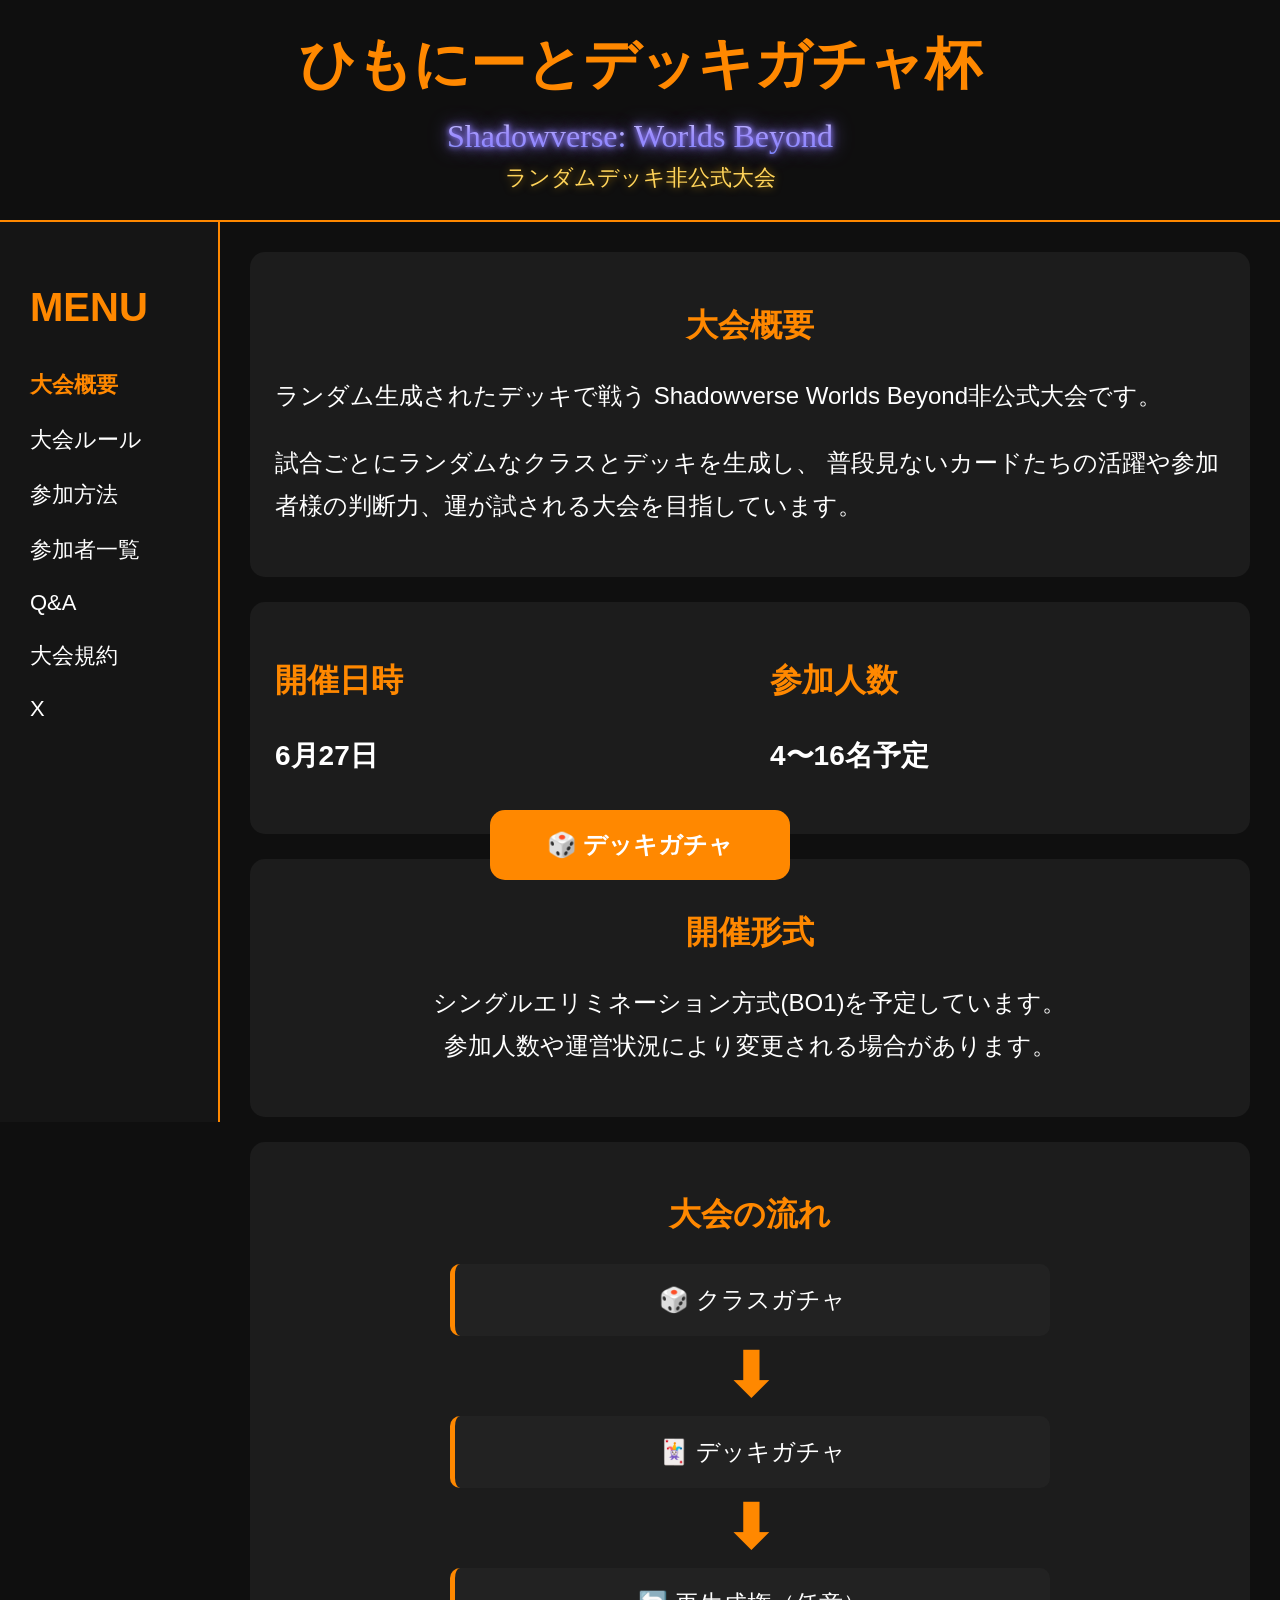
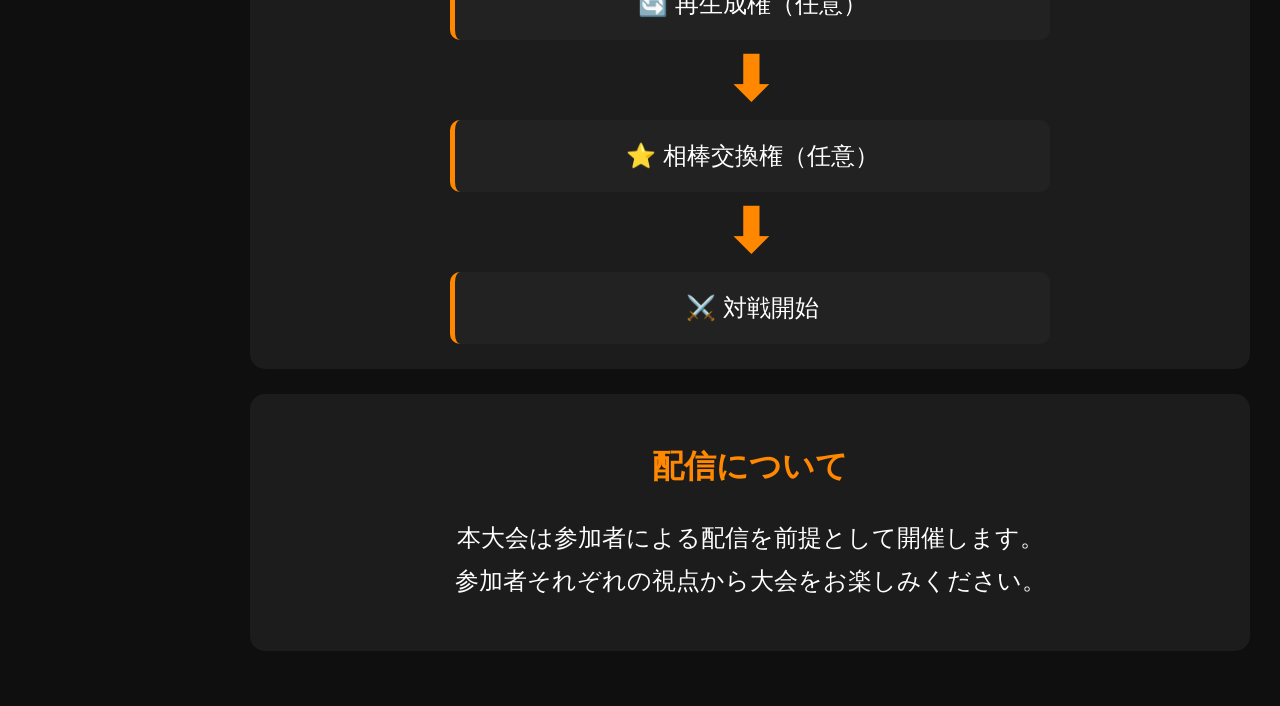
<file: index.html>
<!DOCTYPE html>
<html lang="ja">
<head>
    <meta charset="UTF-8">
    <meta name="viewport" content="width=device-width, initial-scale=1.0">
    <title>ひもにーとデッキガチャ杯</title>
    <link rel="stylesheet" href="style.css">
</head>

<body>

    <a href="deck-gacha/gacha.html" class="fixedGachaButton">
    🎲 デッキガチャ
</a>

<div class="wrapper">

    <header class="header">
        <h1>ひもにーとデッキガチャ杯</h1>

<div class="subTitle">

    <span class="swb">
        Shadowverse: Worlds Beyond
    </span>

    <span class="eventType">
        ランダムデッキ非公式大会
    </span>

</div>
    </header>

    <div class="main">

       <aside class="sidebar">

    <h2 class="menuTitle">MENU</h2>

    <a href="index.html" class="active">
        大会概要
    </a>

    <a href="rules.html">
        大会ルール
    </a>

    <a href="entry.html">
        参加方法
    </a>

     <a href="player.html">
        参加者一覧
    </a>

    <a href="qa.html">
        Q&A
    </a>

    <a href="terms.html">
        大会規約
    </a>

     <a href="https://x.com/Him0_Neet">
         X
    </a>

</aside>

        <section class="content">

            <div class="card" id="overview">

                <h2>大会概要</h2>

                <p>
                    ランダム生成されたデッキで戦う
                    Shadowverse Worlds Beyond非公式大会です。
                </p>

                <p>
                    試合ごとにランダムなクラスとデッキを生成し、
                    普段見ないカードたちの活躍や参加者様の判断力、運が試される大会を目指しています。
                </p>

            </div>

            <div class="card">

    <div class="infoGrid">

        <div class="infoItem">

            <h3>開催日時</h3>

            <p>6月27日</p>

        </div>

        <div class="infoItem">

            <h3>参加人数</h3>

            <p>4〜16名予定</p>

        </div>

    </div>

</div>

<div class="card">

    <h2>開催形式</h2>

    <p  class="centerText" >
        シングルエリミネーション方式(BO1)を予定しています。<br>
        参加人数や運営状況により変更される場合があります。
    </p>

</div>

<div class="card">

    <h2>大会の流れ</h2>

    <div class="flow">

        <div class="flowStep">
            🎲 クラスガチャ
        </div>

        <div class="arrow">⬇</div>

        <div class="flowStep">
            🃏 デッキガチャ
        </div>

        <div class="arrow">⬇</div>

        <div class="flowStep">
            🔄 再生成権（任意）
        </div>

        <div class="arrow">⬇</div>

        <div class="flowStep">
            ⭐ 相棒交換権（任意）
        </div>

        <div class="arrow">⬇</div>

        <div class="flowStep">
            ⚔️ 対戦開始
        </div>

    </div>

</div>

<div class="card">

    <h2>配信について</h2>

    <p  class="centerText" >
        本大会は参加者による配信を前提として開催します。<br>
        参加者それぞれの視点から大会をお楽しみください。
    </p>

</div>

        </section>

    </div>

</div>


</body>
</html>
</file>
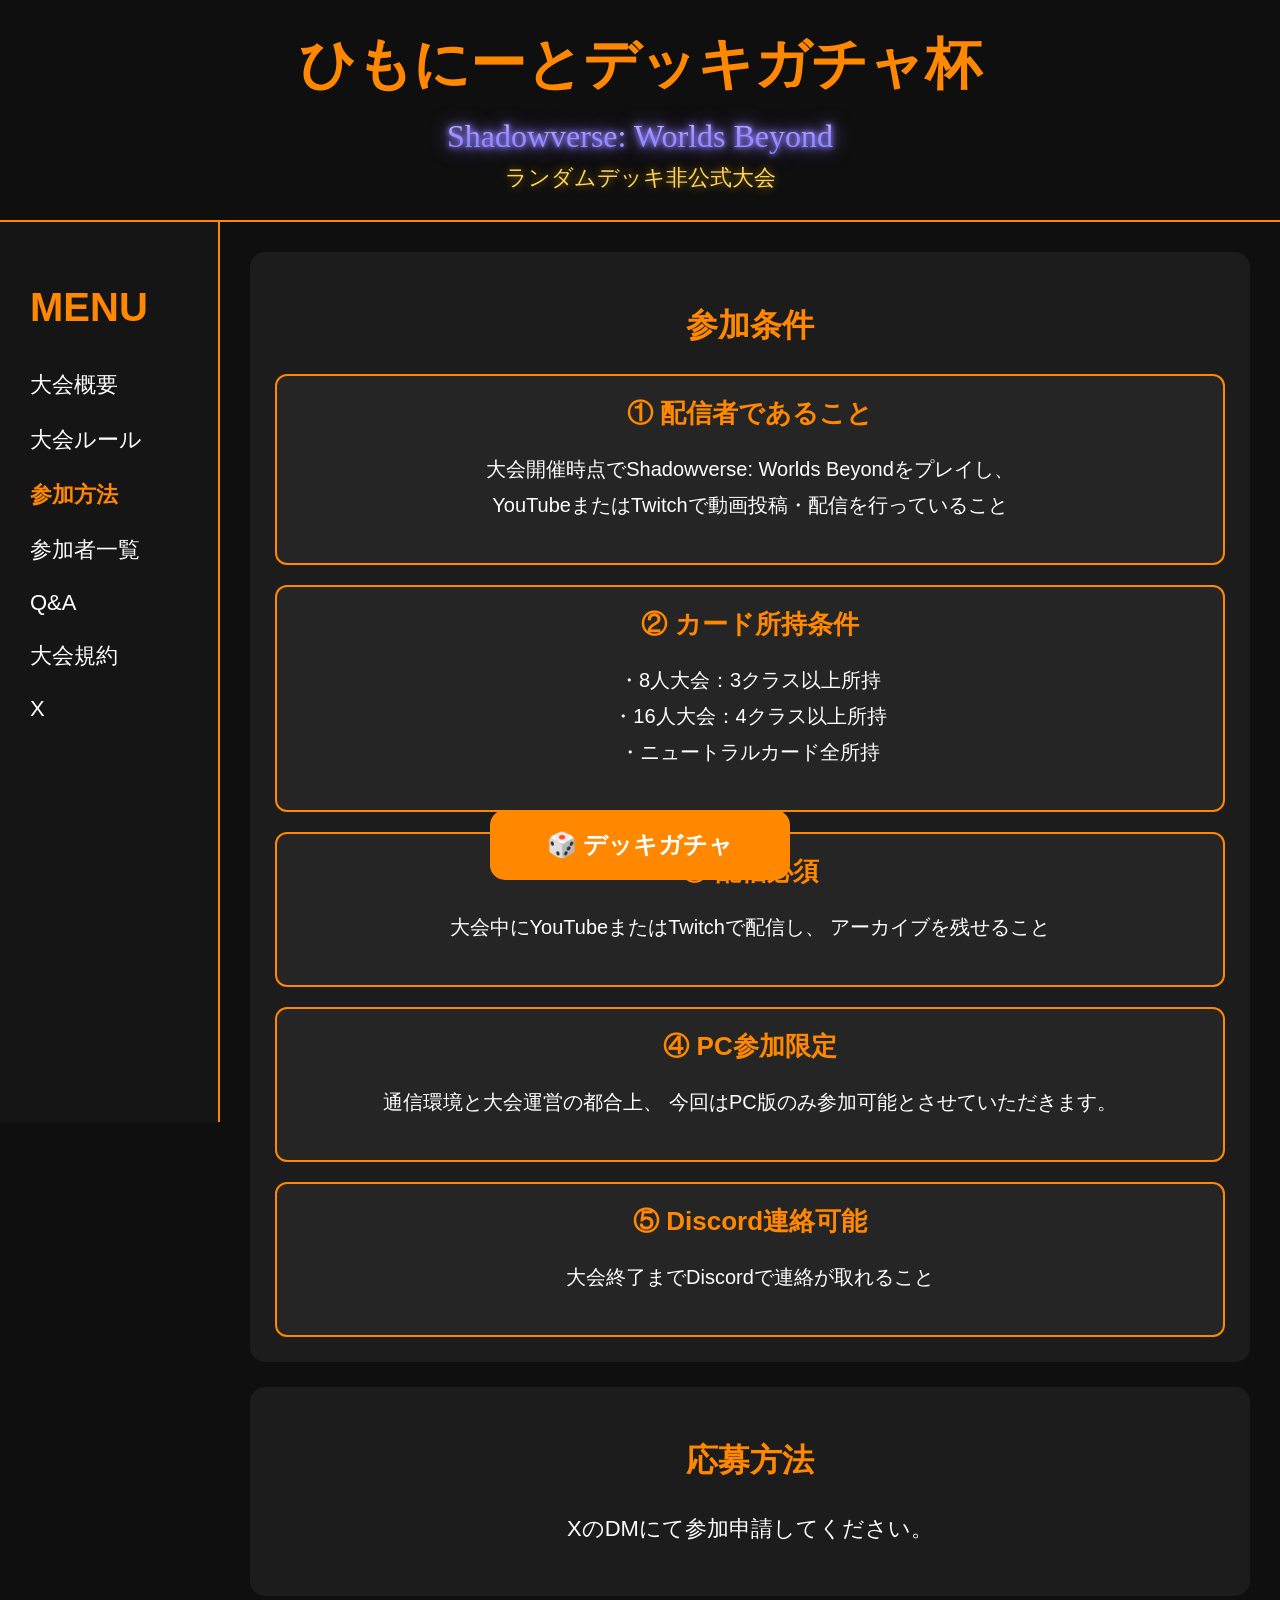
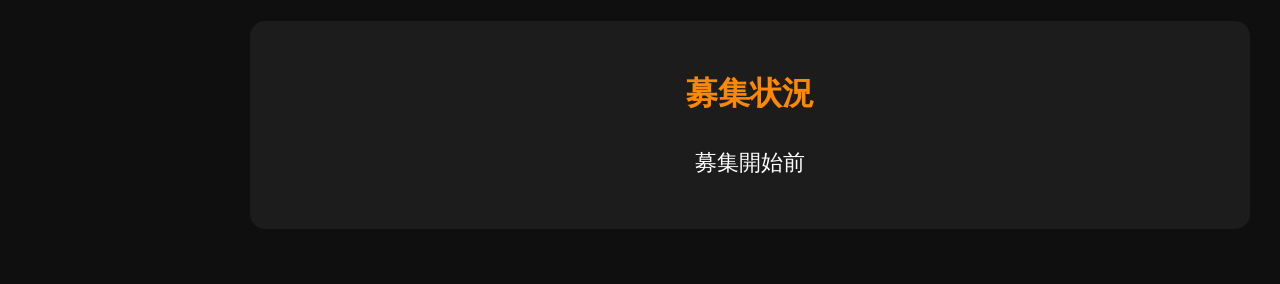
<file: entry.html>
<!DOCTYPE html>
<html lang="ja">
<head>
    <meta charset="UTF-8">
    <meta name="viewport" content="width=device-width, initial-scale=1.0">
    <title>ひもにーとデッキガチャ杯</title>
    <link rel="stylesheet" href="style.css">
</head>

<body>

    <a href="deck-gacha/gacha.html" class="fixedGachaButton">
    🎲 デッキガチャ
</a>

<div class="wrapper">

    <header class="header">
        <h1>ひもにーとデッキガチャ杯</h1>

<div class="subTitle">

    <span class="swb">
        Shadowverse: Worlds Beyond
    </span>

    <span class="eventType">
        ランダムデッキ非公式大会
    </span>

</div>
    </header>

    <div class="main">

       <aside class="sidebar">

    <h2 class="menuTitle">MENU</h2>

    <a href="index.html">
        大会概要
    </a>

    <a href="rules.html">
        大会ルール
    </a>

    <a href="entry.html" class="active">
        参加方法
    </a>

    <a href="player.html">
        参加者一覧
    </a>

    <a href="qa.html">
        Q&A
    </a>

    <a href="terms.html">
        大会規約
    </a>

    <a href="https://x.com/Him0_Neet">
         X
    </a>

</aside>

        <section class="content">

            <div class="card">

    <h2>参加条件</h2>

    <div class="conditionBox">

        <div class="conditionTitle">
            ① 配信者であること
        </div>

        <p>
            大会開催時点でShadowverse: Worlds Beyondをプレイし、<br>
            YouTubeまたはTwitchで動画投稿・配信を行っていること
        </p>

    </div>

    <div class="conditionBox">

        <div class="conditionTitle">
            ② カード所持条件
        </div>

        <p>
            ・8人大会：3クラス以上所持<br>
            ・16人大会：4クラス以上所持<br>
            ・ニュートラルカード全所持
        </p>

    </div>

    <div class="conditionBox">

        <div class="conditionTitle">
            ③ 配信必須
        </div>

        <p>
            大会中にYouTubeまたはTwitchで配信し、
            アーカイブを残せること
        </p>

    </div>

    <div class="conditionBox">

        <div class="conditionTitle">
            ④ PC参加限定
        </div>

        <p>
            通信環境と大会運営の都合上、
            今回はPC版のみ参加可能とさせていただきます。
        </p>

    </div>

    <div class="conditionBox">

        <div class="conditionTitle">
            ⑤ Discord連絡可能
        </div>

        <p>
            大会終了までDiscordで連絡が取れること
        </p>

    </div>

</div>

             <div class="entryCard">

        <h2>応募方法</h2>

        <p>
            XのDMにて参加申請してください。
        </p>

    </div>

    <div class="entryCard">

        <h2>募集状況</h2>

        <p>
            募集開始前
        </p>

    </div>

</section>

    </div>

</div>


</body>
</html>
</file>
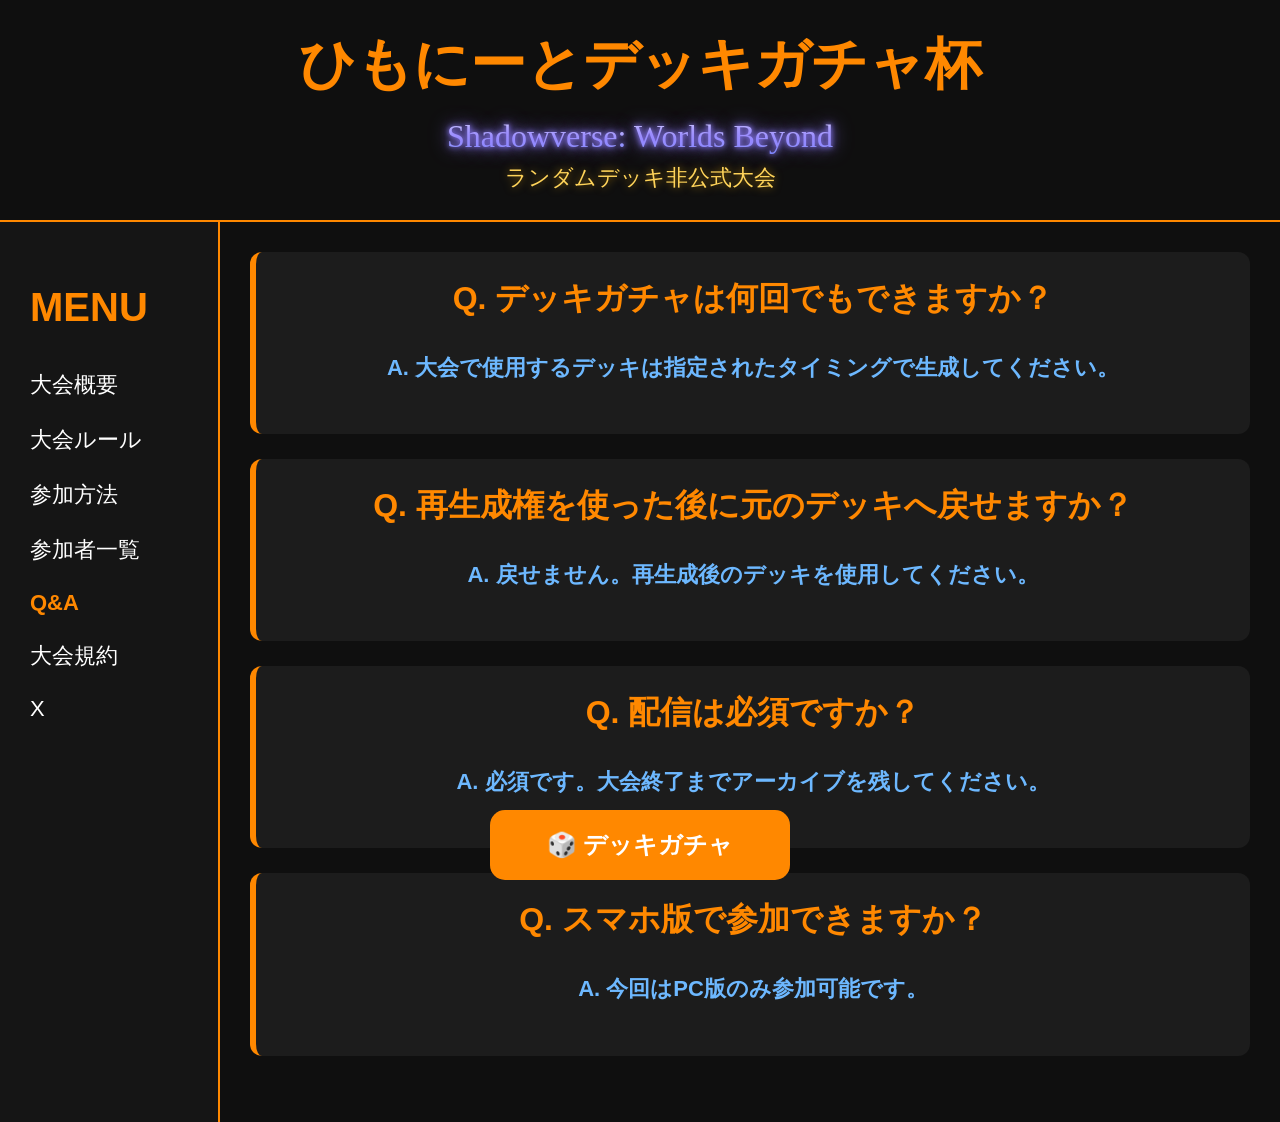
<file: qa.html>
<!DOCTYPE html>
<html lang="ja">
<head>
    <meta charset="UTF-8">
    <meta name="viewport" content="width=device-width, initial-scale=1.0">
    <title>ひもにーとデッキガチャ杯</title>
    <link rel="stylesheet" href="style.css">
</head>

<body>

    <a href="deck-gacha/gacha.html" class="fixedGachaButton">
    🎲 デッキガチャ
</a>

<div class="wrapper">

    <header class="header">
        <h1>ひもにーとデッキガチャ杯</h1>

<div class="subTitle">

    <span class="swb">
        Shadowverse: Worlds Beyond
    </span>

    <span class="eventType">
        ランダムデッキ非公式大会
    </span>

</div>
    </header>

    <div class="main">

       <aside class="sidebar">

    <h2 class="menuTitle">MENU</h2>

    <a href="index.html">
        大会概要
    </a>

    <a href="rules.html">
        大会ルール
    </a>

    <a href="entry.html">
        参加方法
    </a>

     <a href="player.html">
        参加者一覧
    </a>

    <a href="qa.html" class="active">
        Q&A
    </a>

    <a href="terms.html">
        大会規約
    </a>

     <a href="https://x.com/Him0_Neet">
         X  
    </a>

</aside>

<section class="content">

    <div class="ruleCard">

        <h2>Q. デッキガチャは何回でもできますか？</h2>

        <p class="answer">
            A. 大会で使用するデッキは指定されたタイミングで生成してください。
        </p>

    </div>

    <div class="ruleCard">

        <h2>Q. 再生成権を使った後に元のデッキへ戻せますか？</h2>

        <p class="answer">
            A. 戻せません。再生成後のデッキを使用してください。
        </p>

    </div>

    <div class="ruleCard">

        <h2>Q. 配信は必須ですか？</h2>

        <p class="answer">
            A. 必須です。大会終了までアーカイブを残してください。
        </p>

    </div>

    <div class="ruleCard">

        <h2>Q. スマホ版で参加できますか？</h2>

        <p class="answer">
            A. 今回はPC版のみ参加可能です。
        </p>

    </div>

</section>
</file>
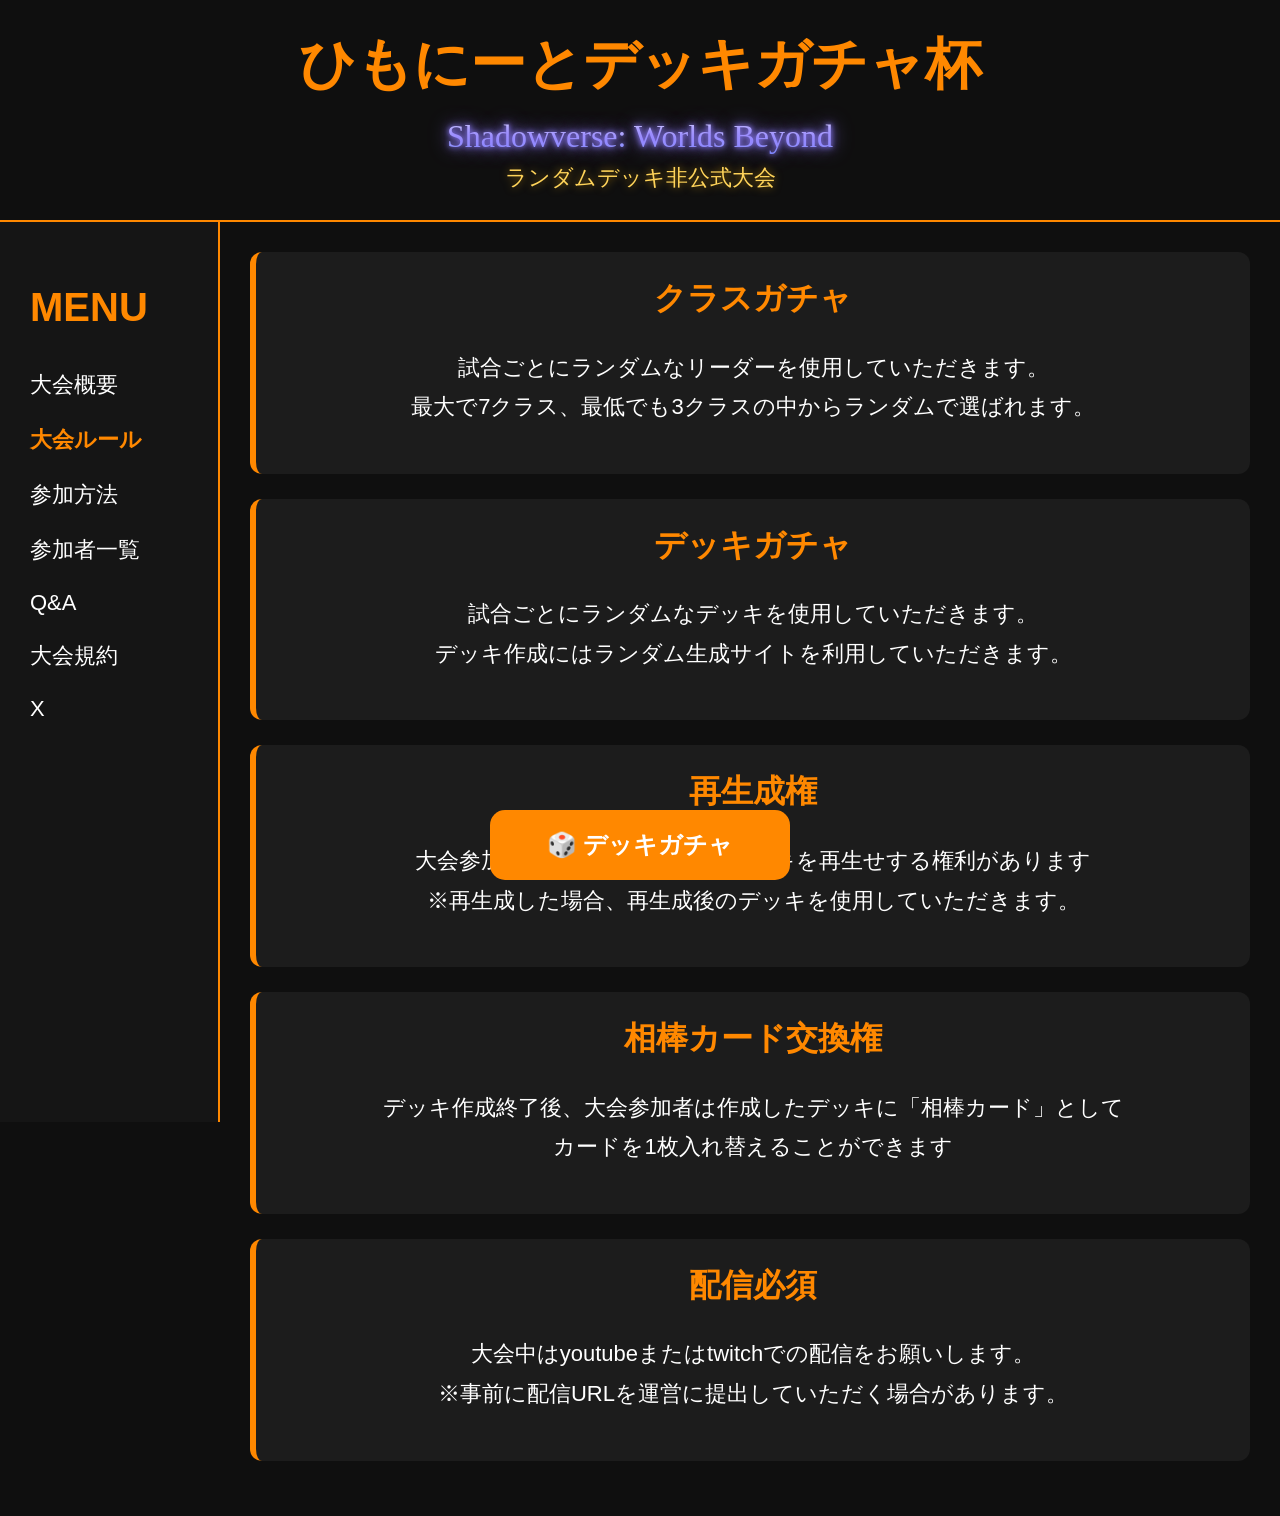
<file: rules.html>
<!DOCTYPE html>
<html lang="ja">
<head>
    <meta charset="UTF-8">
    <meta name="viewport" content="width=device-width, initial-scale=1.0">
    <title>ひもにーとデッキガチャ杯</title>
    <link rel="stylesheet" href="style.css">
</head>

<body>

<a href="deck-gacha/gacha.html" class="fixedGachaButton">
    🎲 デッキガチャ
</a>

<div class="wrapper">

    <header class="header">

        <h1>ひもにーとデッキガチャ杯</h1>

        <div class="subTitle">

            <span class="swb">
                Shadowverse: Worlds Beyond
            </span>

            <span class="eventType">
                ランダムデッキ非公式大会
            </span>

        </div>

    </header>

    <div class="main">

        <aside class="sidebar">

            <h2 class="menuTitle">MENU</h2>

            <a href="index.html">
                大会概要
            </a>

            <a href="rules.html" class="active">
                大会ルール
            </a>

            <a href="entry.html">
                参加方法
            </a>

             <a href="player.html">
        参加者一覧
            </a>

            <a href="qa.html">
                Q&A
            </a>
            <a href="terms.html">
                大会規約
            </a>

            <a href="https://x.com/Him0_Neet">
                 X
            </a>

        </aside>

        <section class="content">

            <div class="ruleCard">

                <h2> クラスガチャ</h2>

                <p>
                    試合ごとにランダムなリーダーを使用していただきます。<br>
                    最大で7クラス、最低でも3クラスの中からランダムで選ばれます。
                </p>

            </div>

            <div class="ruleCard">

                <h2> デッキガチャ</h2>

                <p>
                    試合ごとにランダムなデッキを使用していただきます。<br>
                    デッキ作成にはランダム生成サイトを利用していただきます。
                </p>

            </div>

            <div class="ruleCard">

                <h2> 再生成権</h2>

                <p>
                    大会参加者は各試合に一度だけデッキを再生せする権利があります<br>
                    ※再生成した場合、再生成後のデッキを使用していただきます。
                </p>

            </div>

            <div class="ruleCard">

                <h2> 相棒カード交換権</h2>

                <p>
                    デッキ作成終了後、大会参加者は作成したデッキに「相棒カード」として<br>
                    カードを1枚入れ替えることができます
                </p>

            </div>

            <div class="ruleCard">

                <h2> 配信必須</h2>

                <p>
                    大会中はyoutubeまたはtwitchでの配信をお願いします。<br>
                    ※事前に配信URLを運営に提出していただく場合があります。
                </p>

            </div>

        </section>

    </div>

</div>

</body>
</html>
</file>
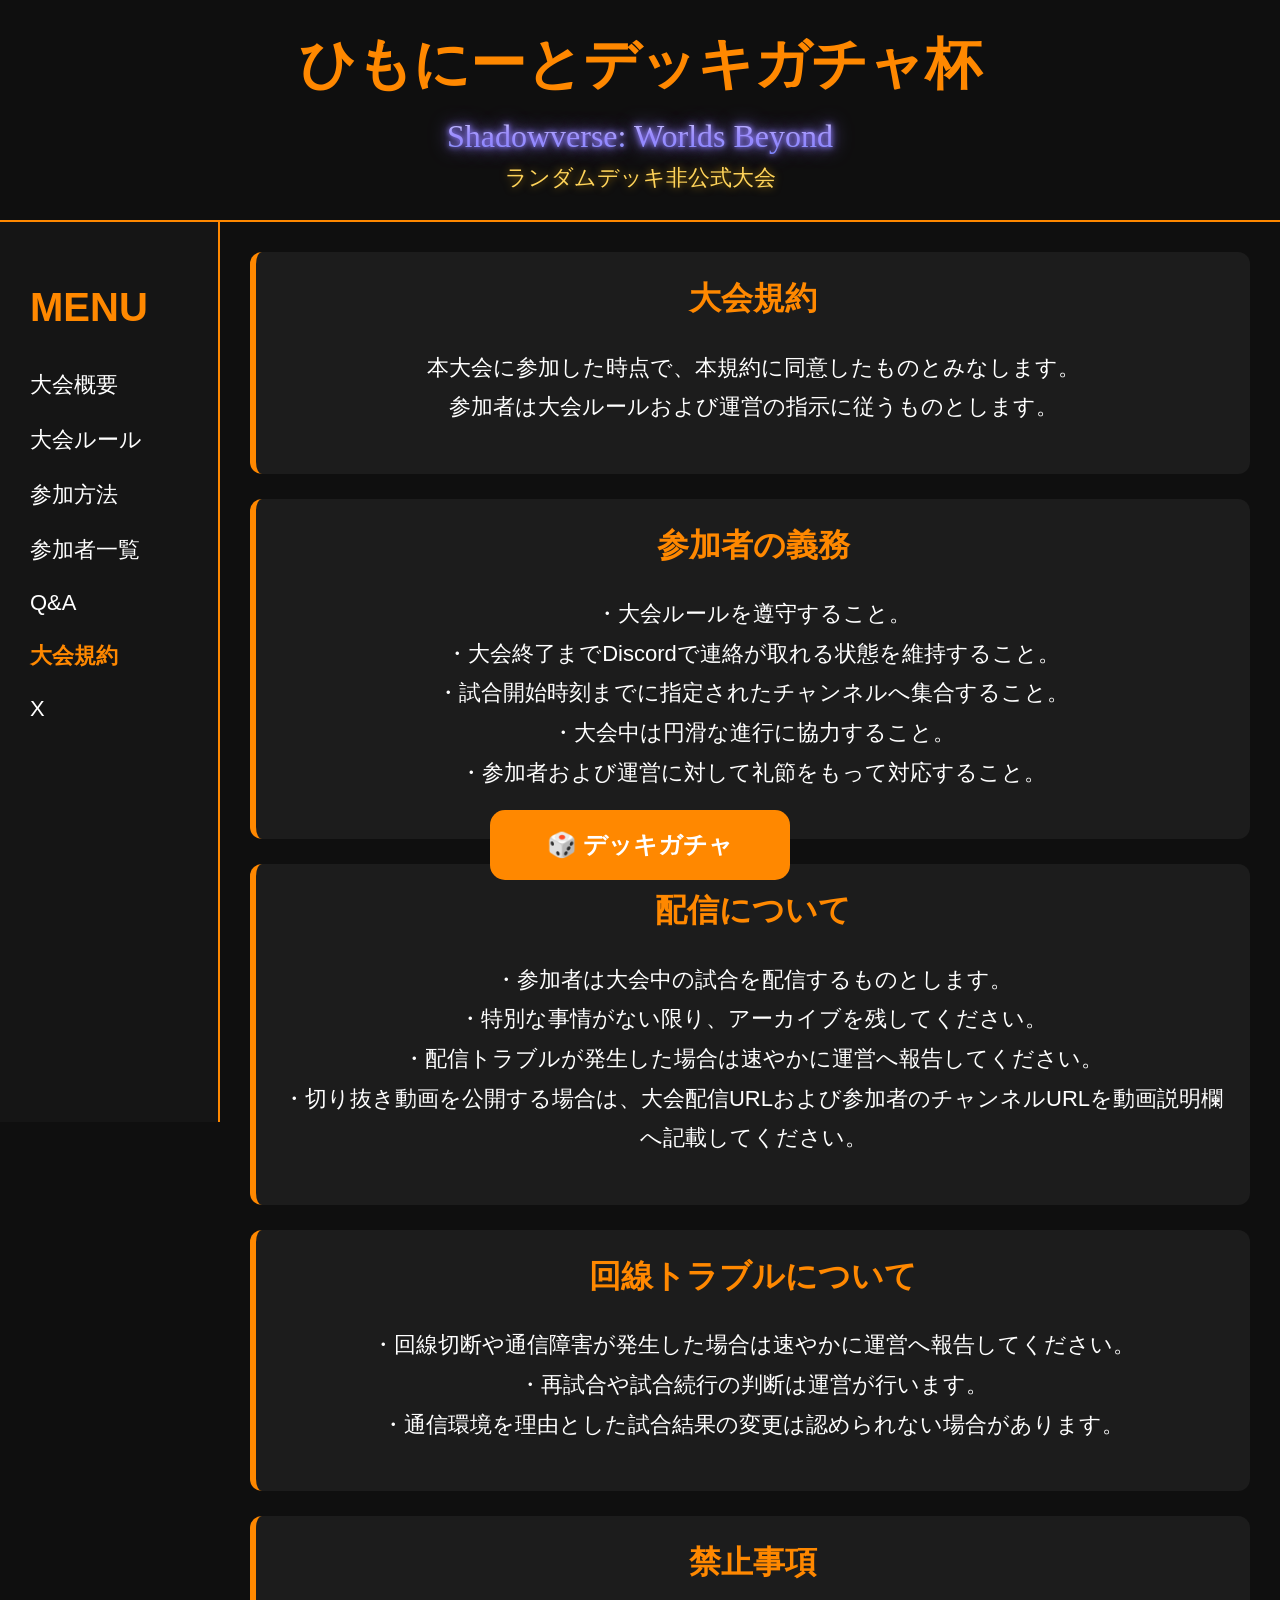
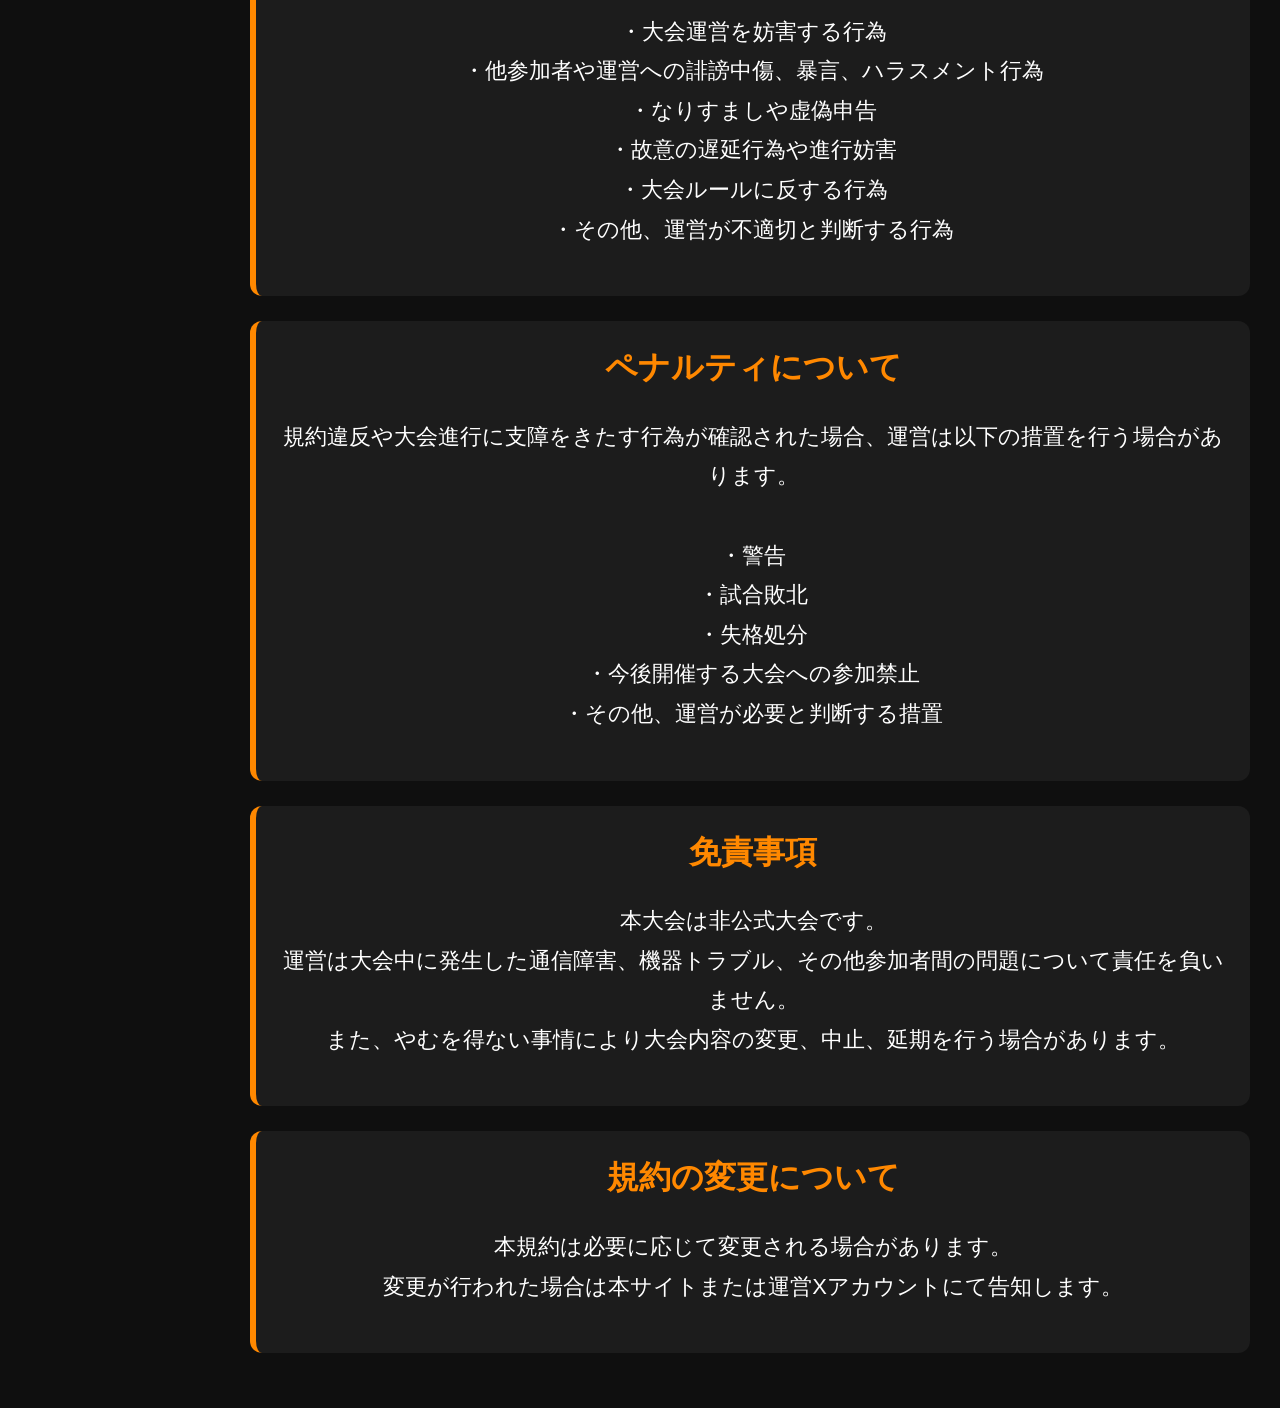
<file: terms.html>
<!DOCTYPE html>
<html lang="ja">
<head>
    <meta charset="UTF-8">
    <meta name="viewport" content="width=device-width, initial-scale=1.0">
    <title>ひもにーとデッキガチャ杯</title>
    <link rel="stylesheet" href="style.css">
</head>

<body>

    <a href="deck-gacha/gacha.html" class="fixedGachaButton">
    🎲 デッキガチャ
</a>

<div class="wrapper">

    <header class="header">
        <h1>ひもにーとデッキガチャ杯</h1>

<div class="subTitle">

    <span class="swb">
        Shadowverse: Worlds Beyond
    </span>

    <span class="eventType">
        ランダムデッキ非公式大会
    </span>

</div>
    </header>

    <div class="main">

       <aside class="sidebar">

    <h2 class="menuTitle">MENU</h2>

    <a href="index.html">
        大会概要
    </a>

    <a href="rules.html">
        大会ルール
    </a>

    <a href="entry.html">
        参加方法
    </a>

    <a href="player.html">
        参加者一覧
    </a>

    <a href="qa.html">
        Q&A
    </a>

    <a href="terms.html" class="active">
        大会規約
    </a>

    <a href="https://x.com/Him0_Neet">
        X
    </a>

</aside>

<section class="content">

            <div class="ruleCard">

                <h2> 大会規約</h2>

                <p>
                    本大会に参加した時点で、本規約に同意したものとみなします。<br>
                    参加者は大会ルールおよび運営の指示に従うものとします。
                </p>

            </div>

            <div class="ruleCard">

                <h2> 参加者の義務 </h2>

                <p>
                    ・大会ルールを遵守すること。<br>
                    ・大会終了までDiscordで連絡が取れる状態を維持すること。<br>
                    ・試合開始時刻までに指定されたチャンネルへ集合すること。<br>
                    ・大会中は円滑な進行に協力すること。<br>
                    ・参加者および運営に対して礼節をもって対応すること。
                </p>

            </div>

            <div class="ruleCard">

                <h2> 配信について</h2>

                <p>
                    ・参加者は大会中の試合を配信するものとします。<br>
                    ・特別な事情がない限り、アーカイブを残してください。<br>
                    ・配信トラブルが発生した場合は速やかに運営へ報告してください。<br>
                    ・切り抜き動画を公開する場合は、大会配信URLおよび参加者のチャンネルURLを動画説明欄へ記載してください。
                </p>

            </div>

            <div class="ruleCard">

                <h2> 回線トラブルについて</h2>

                <p>
                    ・回線切断や通信障害が発生した場合は速やかに運営へ報告してください。<br>
                    ・再試合や試合続行の判断は運営が行います。<br>
                    ・通信環境を理由とした試合結果の変更は認められない場合があります。
                </p>

            </div>

            <div class="ruleCard">

                <h2> 禁止事項</h2>

                <p>
                    ・大会運営を妨害する行為<br>
                    ・他参加者や運営への誹謗中傷、暴言、ハラスメント行為<br>
                    ・なりすましや虚偽申告<br>
                    ・故意の遅延行為や進行妨害<br>
                    ・大会ルールに反する行為<br>
                    ・その他、運営が不適切と判断する行為
                </p>

            </div>

            <div class="ruleCard">

                <h2> ペナルティについて</h2>

                <p>
                    規約違反や大会進行に支障をきたす行為が確認された場合、運営は以下の措置を行う場合があります。<br><br>

                    ・警告<br>
                    ・試合敗北<br>
                    ・失格処分<br>
                    ・今後開催する大会への参加禁止<br>
                    ・その他、運営が必要と判断する措置
                </p>

            </div>

<div class="ruleCard">

                <h2> 免責事項</h2>

                <p>
                    本大会は非公式大会です。<br>
                    運営は大会中に発生した通信障害、機器トラブル、その他参加者間の問題について責任を負いません。<br>
                    また、やむを得ない事情により大会内容の変更、中止、延期を行う場合があります。
                </p>

            </div>

            <div class="ruleCard">

                <h2> 規約の変更について</h2>

                <p>
                    本規約は必要に応じて変更される場合があります。<br>
                    変更が行われた場合は本サイトまたは運営Xアカウントにて告知します。
                </p>

            </div>

        </section>

    </div>

</div>

</body>
</html>
</file>
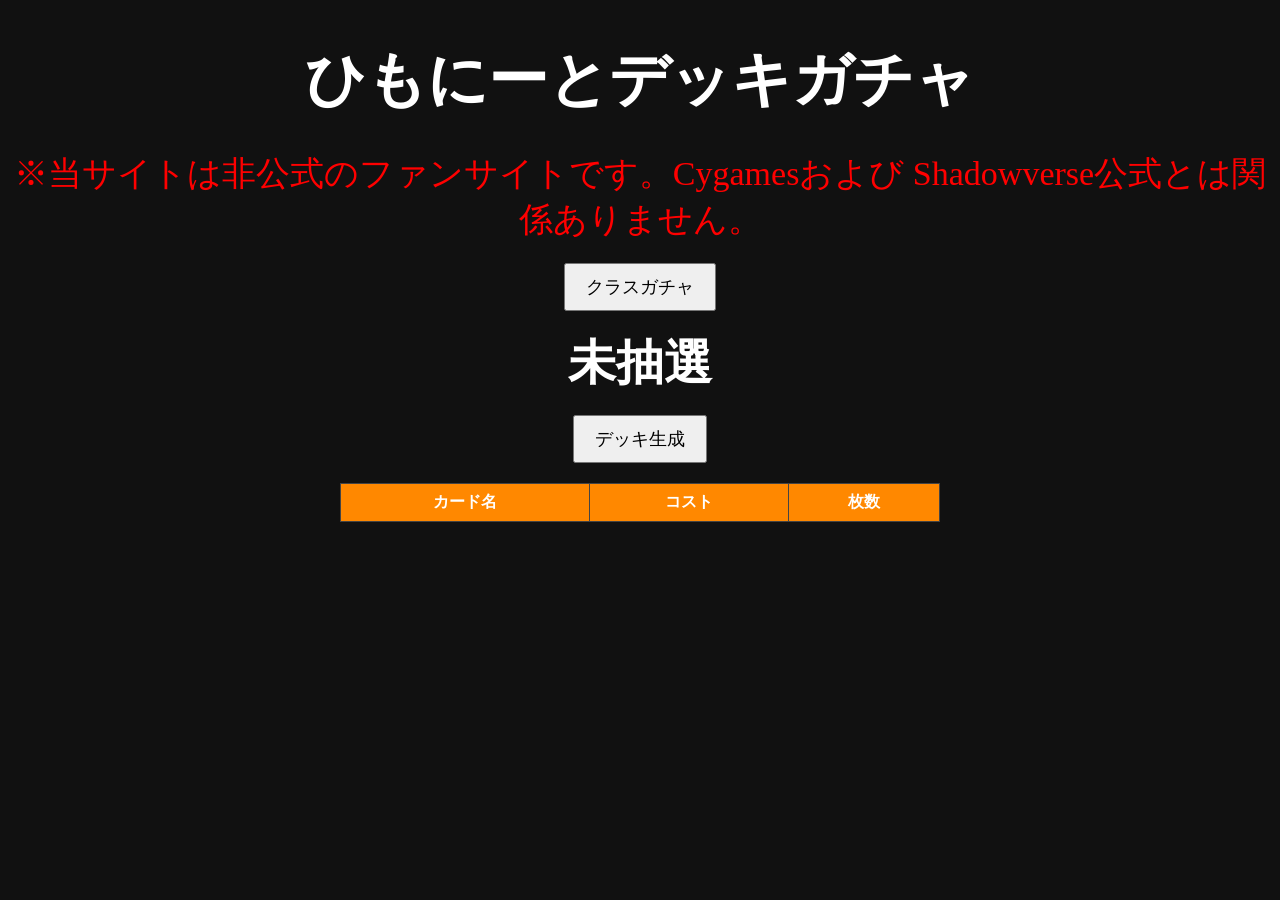
<file: deck-gacha/gacha.html>
<!DOCTYPE html>
<html lang="ja">
<head>
    <meta charset="UTF-8">
    <title>ひもにーとデッキガチャ</title>
    <link rel="stylesheet" href="style.css">
</head>
<body>

    <h1>ひもにーとデッキガチャ</h1>

<p class="notice">
    ※当サイトは非公式のファンサイトです。Cygamesおよび
    Shadowverse公式とは関係ありません。
</p>
    
    <button id="classGachaBtn">
    クラスガチャ
    </button>

<h2 id="selectedClass">
    未抽選
</h2>

    <button id="generateBtn">
        デッキ生成
    </button>

    <table id="deckTable">
    <thead>
        <tr>
            <th>カード名</th>
            <th>コスト</th>
            <th>枚数</th>
        </tr>
    </thead>
    <tbody id="deckList">
    </tbody>
</table>

    <script src="script.js"></script>

</body>
</html>
</file>
<file: style.css>
.wrapper{

    width:100%;

    min-height:100vh;
}

.header{

    height:220px;

    display:flex;

    flex-direction:column;

    justify-content:center;

    align-items:center;

    border-bottom:2px solid #ff8800;
}

.header h1{

    color:#ff8800;

    font-size:56px;

    margin:0;
}

.main{

    display:flex;

    min-height:
        calc(100vh - 140px);
}

.sidebar{

    width:220px;

    border-right:
        2px solid #ff8800;

    padding:30px;

    box-sizing:border-box;
}

.sidebar a{

    display:block;

    color:white;

    text-decoration:none;

    margin-bottom:25px;

    font-size:22px;
}

.sidebar a:hover{

    color:#ff8800;
}

.content{

    flex:1;

    padding:30px;
}

.card{

    background:#1c1c1c;

    border-radius:15px;

    padding:25px;

    margin-bottom:25px;
}

.card h2{

    color:#ff8800;

    font-size:32px;

    text-align:center;
}
.sidebar{

    width:220px;

    border-right:
        2px solid #ff8800;

    padding:30px;

    box-sizing:border-box;

    position:sticky;

    top:0;

    height:100vh;

    background:#151515;
    
}

body {
    margin:0;
    background:#0f0f0f;
    color:white;
    font-family:"Yu Gothic", sans-serif;
}
.gachaButton{

    background:#ff8800;

    color:white !important;

    text-align:center;

    padding:15px;

    border-radius:10px;

    font-weight:bold;

    transition:0.2s;
}

.gachaButton:hover{

    transform:scale(1.05);

    color:white !important;
}
.fixedGachaButton{

    position:fixed;

    bottom:20px;

    left:50%;

    transform:translateX(-50%);

    width:300px;

    height:70px;

    display:flex;

    justify-content:center;

    align-items:center;

    background:#ff8800;

    color:white;

    text-decoration:none;

    border-radius:15px;

    font-size:24px;

    font-weight:bold;

    z-index:9999;
}
.card p{

    font-size:24px;

    line-height:1.8;
}
.card h2{

    color:#ff8800;

    font-size:32px;
}
.infoGrid{

    display:flex;

    gap:40px;
}

.infoItem{

    flex:1;
}

.infoItem h3{

    color:#ff8800;

    font-size:32px;

    margin-bottom:20px;
}

.infoItem p{

    font-size:28px;

    font-weight:bold;
}
.subTitle{

    text-align:center;

    margin-top:15px;
}

.swb{

    display:block;

    font-size:32px;

    font-family:
        "Yu Mincho",
        "Hiragino Mincho ProN",
        serif;

    background:linear-gradient(
        to bottom,
        #ffffff,
        #b9b8ff,
        #6f8cff
    );

    background-clip:text;

    -webkit-background-clip:text;

    -webkit-text-fill-color:transparent;

    text-shadow:
        0 0 5px #8f7cff,
        0 0 10px #8f7cff,
        0 0 20px #8f7cff;
}

.eventType{

    display:block;

    margin-top:8px;

    font-size:22px;

    color:#ffd45a;

    font-family:
        "Yu Mincho",
        serif;

    text-shadow:
        0 0 8px rgba(255,180,0,0.6);
}
.menuTitle{

    color:#ff8800;

    font-size:40px;

    margin-bottom:40px;
}
.active{

    color:#ff8800 !important;

    font-weight:bold;
}

.ruleList{

    font-size:24px;

    line-height:2;
}
.ruleCard{

    background:#1c1c1c;

    border-left:6px solid #ff8800;

    border-radius:12px;

    padding:25px;

    margin-bottom:25px;
}

.ruleCard h2{

    color:#ff8800;

    margin-top:0;

    font-size:32px;

    text-align:center;
}

.ruleCard p{

    font-size:22px;

    line-height:1.8;

    text-align:center;
}
.flow{

    display:flex;

    flex-direction:column;

    align-items:center;

    gap:10px;
}

.flowStep{

    width:100%;

    max-width:600px;

    background:#222;

    border-left:5px solid #ff8800;

    border-radius:10px;

    padding:20px;

    box-sizing:border-box;

    font-size:24px;

    text-align:center;
}

.arrow{

    font-size:60px;

    font-weight:bold;

    color:#ff8800;

    line-height:1;
}
.flow{

    width:100%;

    max-width:700px;

    margin:0 auto;
}
.entryButton{

    display:inline-block;

    margin-top:20px;

    padding:15px 40px;

    background:#ff8800;

    color:white;

    text-decoration:none;

    border-radius:10px;

    font-size:24px;

    font-weight:bold;

    transition:0.2s;
}

.entryButton:hover{

    transform:scale(1.05);
}
.entryCard h2{

    text-align:center;
}

.entryCard p{

    text-align:center;

    font-size:22px;

    line-height:1.8;
}
.entryCard{

    background:#1c1c1c;

    border-radius:15px;

    padding:25px;

    margin-bottom:25px;
}

.entryCard h2{

    color:#ff8800;

    font-size:32px;

    text-align:center;
}

.entryCard p{

    font-size:22px;

    line-height:1.8;

    text-align:center;
}
.number{

    font-size:30px;

    font-weight:bold;

    color:#ff8800;
}
.conditionBox{

    background:#252525;

    border:2px solid #ff8800;

    border-radius:12px;

    padding:20px;

    margin-top:20px;
}

.conditionTitle{

    color:#ff8800;

    font-size:26px;

    font-weight:bold;

    margin-bottom:15px;

    text-align:center;
}

.conditionBox p{

    text-align:center;

    font-size:20px;

    line-height:1.8;
}
.answer{

    color:#6db8ff;

    font-weight:bold;

    font-size:22px;
}
.centerText{

    text-align:center;
}
.playerGrid{

    display:grid;

    grid-template-columns:1fr 1fr;

    gap:20px;

    width:100%;
}

.playerCard{

    background:#252525;

    border:2px solid #ff8800;

    border-radius:12px;

    padding:20px;

    display:flex;

    align-items:center;

    gap:20px;

    box-sizing:border-box;
}

.playerIcon{

    width:80px;

    height:80px;

    border-radius:50%;

    object-fit:cover;

    border:2px solid #ff8800;
}

.playerInfo{

    display:flex;

    flex-direction:column;

    gap:10px;
}

.playerInfo h4{

    margin:0;

    color:#ff8800;

    font-size:28px;
}

.playerCard img{

    width:120px;

    height:120px;

    border-radius:50%;

    object-fit:cover;

    border:3px solid #ff8800;
}

.playerCard h3{

    margin-top:15px;

    margin-bottom:10px;

    color:#ff8800;

    font-size:28px;
}

.playerCard p{

    margin-bottom:15px;

    font-size:20px;
}

.playerCard a{

    display:inline-block;

    background:#ff8800;

    color:white;

    text-decoration:none;

    padding:10px 20px;

    border-radius:8px;

    font-weight:bold;
}

.playerCard a:hover{

    transform:scale(1.05);
}
.playerSectionTitle{

    color:#ff8800;

    font-size:32px;

    margin-top:40px;

    margin-bottom:20px;

    padding-bottom:10px;

    border-bottom:2px solid #ff8800;
}
@media screen and (max-width: 768px){

    .main{
        flex-direction:column;
    }

    .sidebar{
        width:100%;
        height:auto;
        position:static;
        border-right:none;
        border-bottom:2px solid #ff8800;
    }

    .content{
        width:100%;
        box-sizing:border-box;
    }

    .header h1{
        font-size:40px;
    }

    .swb{
        font-size:22px;
    }

    .fixedGachaButton{
        width:80%;
        height:60px;
        font-size:22px;
    }

    .playerGrid{
        grid-template-columns:1fr;
    }
}
</file>
<file: deck-gacha/style.css>
body{
    background:#1a1a1a;
    color:white;
    font-family:sans-serif;
    text-align:center;
}

button{
    padding:10px 20px;
    font-size:18px;
    cursor:pointer;
}

table{
    margin: 20px auto;
    border-collapse: collapse;
    width: 600px;
}

th, td{
    border: 1px solid #444;
    padding: 8px;
}

th{
    background: #ff8800;
    color: white;
}

td{
    background: #222;
}
#selectedClass{
    font-size: 48px;
    font-weight: bold;
    text-align: center;
    margin: 20px 0;
    transition: all 0.3s ease;
}

/* エルフ */
.elf{
    color: #4CAF50;
    text-shadow: 0 0 20px #4CAF50;
}

/* ロイヤル */
.royal{
    color: #FFD700;
    text-shadow: 0 0 20px #FFD700;
}

/* ウィッチ */
.witch{
    color: #9C27B0;
    text-shadow: 0 0 20px #9C27B0;
}

/* ドラゴン */
.dragon{
    color: #F44336;
    text-shadow: 0 0 20px #F44336;
}

/* ナイトメア */
.nightmare{
    color: #673AB7;
    text-shadow: 0 0 20px #673AB7;
}

/* ビショップ */
.bishop{
    color: #FFFFFF;
    text-shadow: 0 0 20px #FFFFFF;
}

/* ネメシス */
.nemesis{
    color: #00BCD4;
    text-shadow: 0 0 20px #00BCD4;
}
body{
    background: #111;
}

.notice{
    font-family:
        "Yu Mincho",
        "Hiragino Mincho ProN",
        "MS PMincho",
        serif;

    font-size: 34px;
    color: #ff0000;
    text-align: center;
    margin-top: -10px;
    margin-bottom: 20px;
}
h1{
    font-size: 60px;
}
</file>
